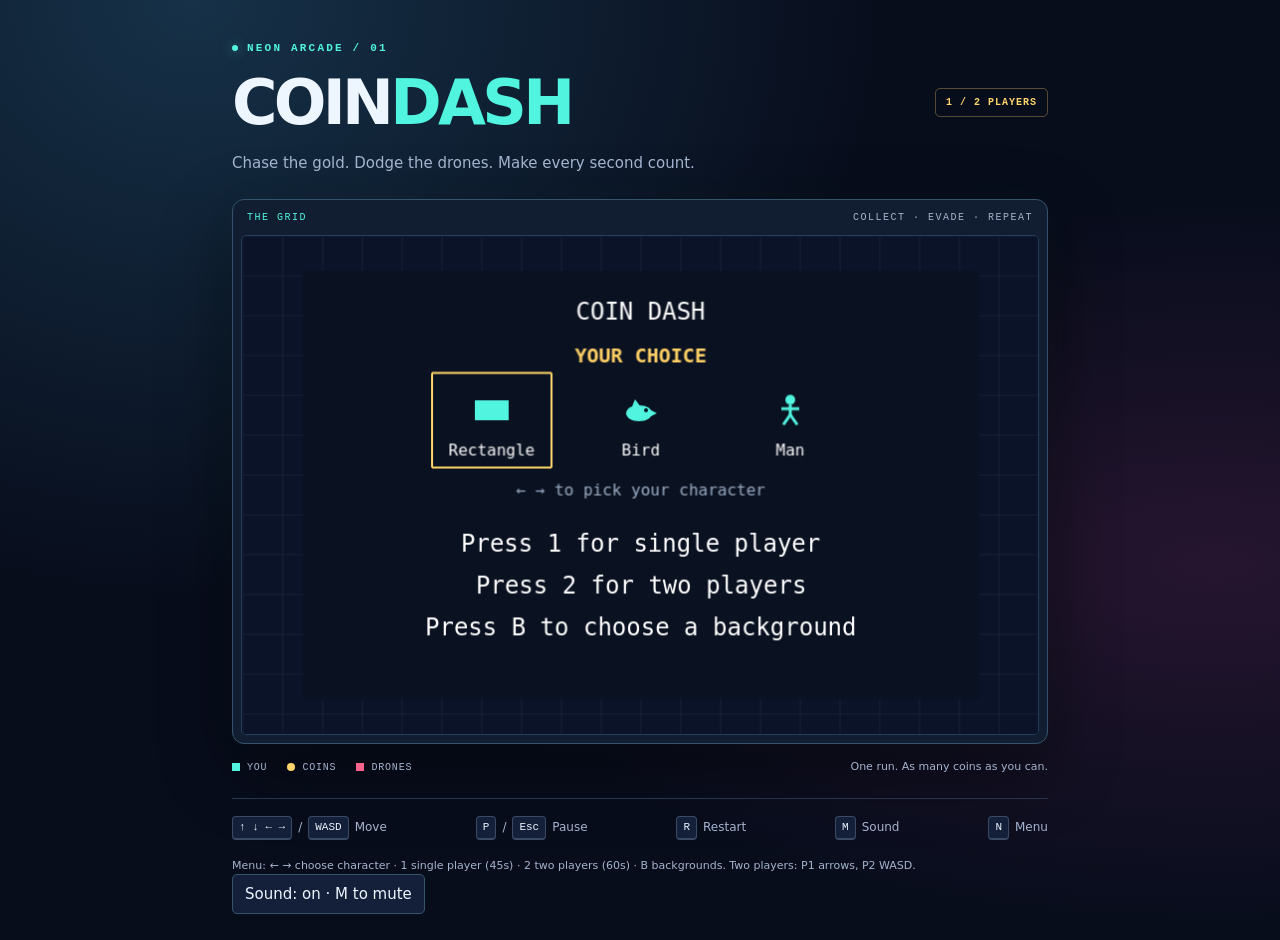
<file: index.html>
<!doctype html>
<html lang="en">
<head>
<meta charset="utf-8"><meta name="viewport" content="width=device-width,initial-scale=1">
<meta name="theme-color" content="#080d1c">
<title>Coin Dash — Neon Arcade</title>
<link rel="stylesheet" href="style.css">
</head>
<body>
<main>
  <header>
    <p class="eyebrow"><span class="status-dot" aria-hidden="true"></span> NEON ARCADE / 01</p>
    <div class="title-row"><h1>COIN<span>DASH</span></h1><span class="round-badge">1 / 2 PLAYERS</span></div>
    <p class="intro">Chase the gold. Dodge the drones. Make every second count.</p>
  </header>
  <section class="arena" aria-label="Game arena">
    <div class="arena-bar"><span>THE GRID</span><span>COLLECT · EVADE · REPEAT</span></div>
    <div id="game" aria-label="Coin Dash game. Move with arrow keys or WASD. P or Escape pauses; R restarts; M toggles sound."></div>
  </section>
  <div class="game-footer">
    <ul class="legend" aria-label="Game objects">
      <li><span class="marker player-marker" aria-hidden="true"></span> YOU</li>
      <li><span class="marker coin-marker" aria-hidden="true"></span> COINS</li>
      <li><span class="marker drone-marker" aria-hidden="true"></span> DRONES</li>
    </ul>
    <p class="goal">One run. As many coins as you can.</p>
  </div>
  <nav class="controls" aria-label="Keyboard controls">
    <span><kbd>↑ ↓ ← →</kbd> / <kbd>WASD</kbd> Move</span>
    <span><kbd>P</kbd> / <kbd>Esc</kbd> Pause</span>
    <span><kbd>R</kbd> Restart</span>
    <span><kbd>M</kbd> Sound</span>
    <span><kbd>N</kbd> Menu</span>
  </nav>
  <p class="goal">Menu: ← → choose character · 1 single player (45s) · 2 two players (60s) · B backgrounds. Two players: P1 arrows, P2 WASD.</p>
</main>
<script src="vendor/phaser-3.90.0.min.js"></script>
<script src="sounds.js"></script>
<script src="settings.js"></script><script src="game.js"></script>
</body>
</html>
</file>
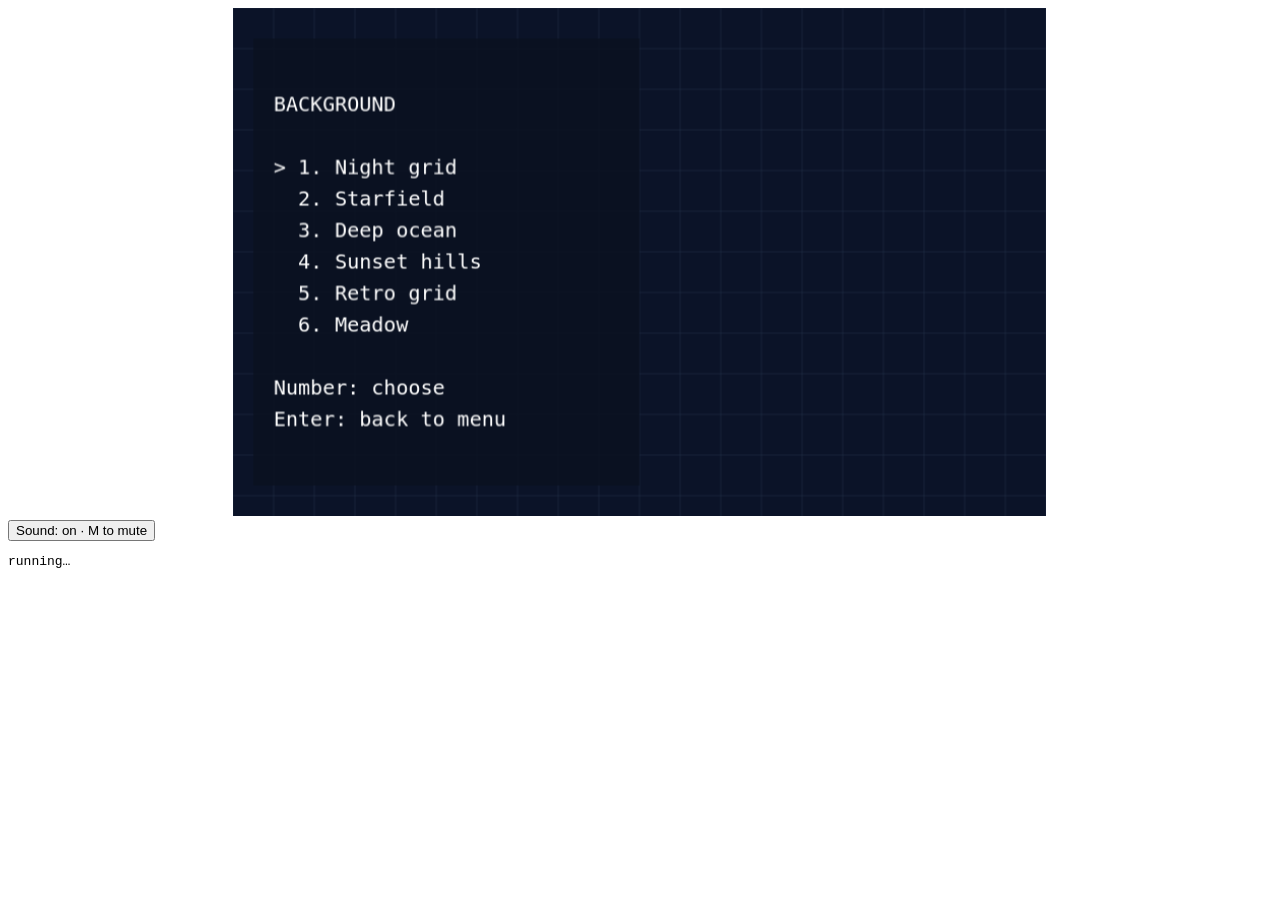
<file: tests/game.test.html>
<!doctype html>
<html lang="en">
<head><meta charset="utf-8"><title>Coin Dash tests</title></head>
<body>
<main><div id="game"></div></main>
<pre id="results">running…</pre>
<script>
// Headless Chrome does not paint, so drive animation frames from timers instead.
window.requestAnimationFrame = callback => setTimeout(() => callback(performance.now()), 16);
window.cancelAnimationFrame = id => clearTimeout(id);
</script>
<script src="../vendor/phaser-3.90.0.min.js"></script>
<script src="../sounds.js"></script>
<script src="../settings.js"></script><script src="../game.js"></script>
<script>
/* global COIN_DASH */
// Drives the real game through its scenes and checks the menu and two-player rules.
const game = window.coinDashGame;
const results = [];
const frames = (n = 3) => new Promise(done => {
  const step = () => (n-- <= 0 ? done() : requestAnimationFrame(step));
  requestAnimationFrame(step);
});
const press = async (key, code, keyCode) => {
  for (const type of ['keydown', 'keyup']) {
    const event = new KeyboardEvent(type, { key, code, bubbles: true });
    Object.defineProperty(event, 'keyCode', { get: () => keyCode });
    Object.defineProperty(event, 'which', { get: () => keyCode });
    document.dispatchEvent(event);
    await frames(2);
  }
  await frames(3);
};
const scene = key => game.scene.getScene(key);
const texts = s => s.children.list.filter(o => o.type === 'Text').map(o => o.text).join('\n');
const check = (name, ok, detail = '') => results.push({ name, ok: Boolean(ok), detail });
// Park the drones in a corner so they only touch a player when a test says so.
const parkDrones = s => s.drones.getChildren().forEach(d => { d.body.stop(); d.body.reset(780, 480); });
const startTwoPlayer = async () => {
  scene('CoinDash').scene.start('CoinDash', { mode: 2 });
  await frames(4);
  const s = scene('CoinDash');
  parkDrones(s);
  return s;
};
const endRound = async s => { s.deadline = s.time.now - 1; await frames(3); };

async function run() {
  localStorage.removeItem(COIN_DASH.highScoreKey);
  localStorage.removeItem(COIN_DASH.backgroundKey);
  await frames(10);
  check('Game opens on the menu', game.scene.isActive('Menu') && !game.scene.isActive('CoinDash'));
  check('Menu offers single and two players',
    /Press 1 for single player/.test(texts(scene('Menu'))) && /Press 2 for two players/.test(texts(scene('Menu'))));

  check('Menu offers a background choice', /Press B to choose a background/.test(texts(scene('Menu'))));
  check('Default background is the night grid', scene('Menu').background.name === 'grid');

  await press('b', 'KeyB', 66);
  const menu = scene('Menu');
  check('B opens the background picker', menu.view === 'backgrounds' && menu.pickerText.visible
    && /1\. Night grid/.test(menu.pickerText.text) && /6\. Meadow/.test(menu.pickerText.text), menu.pickerText.text);
  await press('3', 'Digit3', 51);
  check('A number picks a background and previews it', menu.background.name === 'ocean'
    && localStorage.getItem(COIN_DASH.backgroundKey) === 'ocean' && game.scene.isActive('Menu'));
  check('Picker marks the chosen background', /> 3\. Deep ocean/.test(menu.pickerText.text), menu.pickerText.text);
  await press('Enter', 'Enter', 13);
  check('Enter returns to the main menu', menu.view === 'main' && menu.text.visible && !menu.pickerText.visible);
  check('Background picker hides the character choice', (await press('b', 'KeyB', 66),
    menu.choice.every(o => !o.visible)) && (await press('Enter', 'Enter', 13), menu.choice.every(o => o.visible)));
  check('Menu has a YOUR CHOICE section', /YOUR CHOICE/.test(texts(menu)));
  check('Menu offers rectangle, bird and man',
    ['Rectangle', 'Bird', 'Man'].every(label => texts(menu).includes(label)), texts(menu));
  check('Rectangle is chosen by default', game.registry.get('avatar') === 'rectangle');
  await press('ArrowRight', 'ArrowRight', 39);
  check('Right arrow picks the bird', game.registry.get('avatar') === 'bird');
  await press('ArrowRight', 'ArrowRight', 39);
  check('Right arrow again picks the man', game.registry.get('avatar') === 'man');
  await press('ArrowRight', 'ArrowRight', 39);
  check('The choice wraps around to the rectangle', game.registry.get('avatar') === 'rectangle');
  await press('ArrowLeft', 'ArrowLeft', 37);
  check('Left arrow wraps back to the man', game.registry.get('avatar') === 'man');
  await press('ArrowLeft', 'ArrowLeft', 37);
  check('Left arrow picks the bird', game.registry.get('avatar') === 'bird');


  await press('2', 'Digit2', 50);
  check('Arrow keys do not change the character on the instructions screen',
    (await press('ArrowRight', 'ArrowRight', 39), game.registry.get('avatar') === 'bird'));
  const help = texts(scene('Menu'));
  check('Pressing 2 shows the two-player instructions without starting', game.scene.isActive('Menu'));
  check('Instructions explain arrows for Player 1', /Player 1: arrow keys/.test(help), help);
  check('Instructions explain W/S up-down and A/D left-right for Player 2',
    /W\/S up and down, A\/D left and right/.test(help), help);
  check('Instructions mention the 60-second round', /60 seconds/.test(help), help);

  await press(' ', 'Space', 32);
  let s = scene('CoinDash');
  check('Space starts a two-player round', game.scene.isActive('CoinDash') && s.mode === 2);
  check('Two-player round has two players', s.players.length === 2);
  check('Round uses the chosen background', s.background.name === 'ocean', s.background.name);
  check('Two-player round lasts 60 seconds',
    Math.abs((s.deadline - s.time.now) / 1000 - 60) < 1, `${(s.deadline - s.time.now) / 1000}s`);
  parkDrones(s);

  const deadlineBeforePause = s.deadline;
  await press('p', 'KeyP', 80);
  check('P pauses physics and shows overlay', s.paused && s.physics.world.isPaused && s.pauseOverlay.visible);
  const remaining = s.deadline - s.pausedAt;
  await frames(20);
  check('Paused round stays active', !s.finished && s.paused);
  await press('Escape', 'Escape', 27);
  check('Escape resumes and preserves remaining time', !s.paused && !s.physics.world.isPaused
    && s.deadline > deadlineBeforePause && Math.abs((s.deadline - s.time.now) - remaining) < 500);
  const soundButton = document.querySelector('.sound-toggle');
  await press('m', 'KeyM', 77);
  check('M mutes without leaving the game', soundButton.getAttribute('aria-pressed') === 'true' && game.scene.isActive('CoinDash'));
  soundButton.click();
  check('Sound button unmutes', soundButton.getAttribute('aria-pressed') === 'false');

  const [p1, p2] = s.players;
  check('Both players use the chosen character',
    s.players.every(p => p.sprite.texture.key === 'avatar-bird'));
  check('Players keep their own colours',
    p1.sprite.tintTopLeft === COIN_DASH.colors.player && p2.sprite.tintTopLeft === COIN_DASH.colors.player2);
  s.cursors.right.isDown = true; await frames(2);
  check('Arrow keys move Player 1 only', p1.sprite.body.velocity.x > 0 && p2.sprite.body.velocity.x === 0);
  s.cursors.right.isDown = false;
  s.keys.D.isDown = true; await frames(2);
  check('D moves Player 2 only', p2.sprite.body.velocity.x > 0 && p1.sprite.body.velocity.x === 0);
  s.keys.D.isDown = false;
  s.keys.S.isDown = true; await frames(2);
  check('S moves Player 2 down', p2.sprite.body.velocity.y > 0 && p1.sprite.body.velocity.y === 0);
  s.keys.S.isDown = false; await frames(2);

  const drone = s.drones.getChildren()[0];
  drone.body.reset(p1.sprite.x, p1.sprite.y); await frames(3);
  check('A drone knocks Player 1 out', p1.out && !p1.sprite.visible && !p1.sprite.body.enable);
  check('The round keeps running after one player is caught', !s.finished);
  check('HUD marks the caught player as OUT', /P1: \d+ \(OUT\)/.test(s.hud.text), s.hud.text);
  parkDrones(s);

  const before = p2.score;
  s.coin.body.reset(p2.sprite.x, p2.sprite.y); s.coin.setPosition(p2.sprite.x, p2.sprite.y);
  await frames(3);
  check('Remaining player still collects coins', p2.score === before + 1, `${before} -> ${p2.score}`);
  check('Two-player coins do not change the single-player record',
    localStorage.getItem(COIN_DASH.highScoreKey) === null);
  s.keys.A.isDown = true; await frames(2);
  check('Remaining player can still move', p2.sprite.body.velocity.x < 0);
  s.keys.A.isDown = false;

  p1.score = 5; p2.score = 3; await endRound(s);
  check('Time up ends the round', s.finished);
  check('Higher score wins even if that player was caught',
    /Player 1 wins!/.test(texts(s)) && /P1: 5 coins · P2: 3 coins/.test(texts(s)), texts(s));

  s = await startTwoPlayer();
  s.players[0].score = 2; s.players[1].score = 7; await endRound(s);
  check('Player 2 wins with more coins', /Player 2 wins!/.test(texts(s)), texts(s));

  s = await startTwoPlayer();
  s.players[0].score = 4; s.players[1].score = 4; await endRound(s);
  check('Equal scores are a draw', /It's a draw!/.test(texts(s)) && !/wins!/.test(texts(s)), texts(s));

  s = await startTwoPlayer();
  s.players[1].score = 1;
  s.knockOut(s.players[0]); await frames(2);
  check('One knock-out does not end the round', !s.finished);
  s.knockOut(s.players[1]); await frames(2);
  check('Both players caught ends the round early',
    s.finished && /Both players were caught!/.test(texts(s)) && /Player 2 wins!/.test(texts(s)), texts(s));

  await press('r', 'KeyR', 82);
  s = scene('CoinDash');
  check('R restarts in two-player mode', s.mode === 2 && !s.finished && s.players.every(p => !p.out && p.score === 0));

  await press('n', 'KeyN', 78);
  check('N returns to the menu', game.scene.isActive('Menu') && !game.scene.isActive('CoinDash'));
  check('The menu remembers the chosen character', game.registry.get('avatar') === 'bird');
  await press('ArrowRight', 'ArrowRight', 39);

  await press('1', 'Digit1', 49);
  s = scene('CoinDash');
  check('Pressing 1 starts single player', game.scene.isActive('CoinDash') && s.mode === 1 && s.players.length === 1);
  check('Single player round still lasts 45 seconds', Math.abs((s.deadline - s.time.now) / 1000 - 45) < 1);
  parkDrones(s);
  const solo = s.players[0];
  check('Single player uses the newly chosen man', solo.sprite.texture.key === 'avatar-man');
  s.cursors.left.isDown = true; await frames(2);
  const arrowsWork = solo.sprite.body.velocity.x < 0;
  s.cursors.left.isDown = false; s.keys.W.isDown = true; await frames(2);
  check('Single player moves with both arrows and WASD', arrowsWork && solo.sprite.body.velocity.y < 0);
  s.keys.W.isDown = false; await frames(2);
  s.coin.body.reset(solo.sprite.x, solo.sprite.y); s.coin.setPosition(solo.sprite.x, solo.sprite.y);
  await frames(3);
  check('Single player coins set the record',
    localStorage.getItem(COIN_DASH.highScoreKey) === '1' && /Record: 1/.test(s.hud.text), s.hud.text);
  s.drones.getChildren()[0].body.reset(solo.sprite.x, solo.sprite.y); await frames(3);
  check('Single player round ends when a drone catches you',
    s.finished && /A drone caught you!/.test(texts(s)), texts(s));
}

run().catch(error => check('Test run crashed', false, String(error && error.stack || error))).finally(() => {
  const failed = results.filter(r => !r.ok).length;
  document.getElementById('results').textContent = results
    .map(r => `${r.ok ? 'PASS' : 'FAIL'} ${r.name}${r.ok || !r.detail ? '' : ` — ${r.detail.replace(/\n/g, ' | ')}`}`)
    .join('\n') + `\n\n${results.length - failed} passed, ${failed} failed`;
  document.title = failed ? 'FAILED' : 'PASSED';
});
</script>
</body>
</html>
</file>
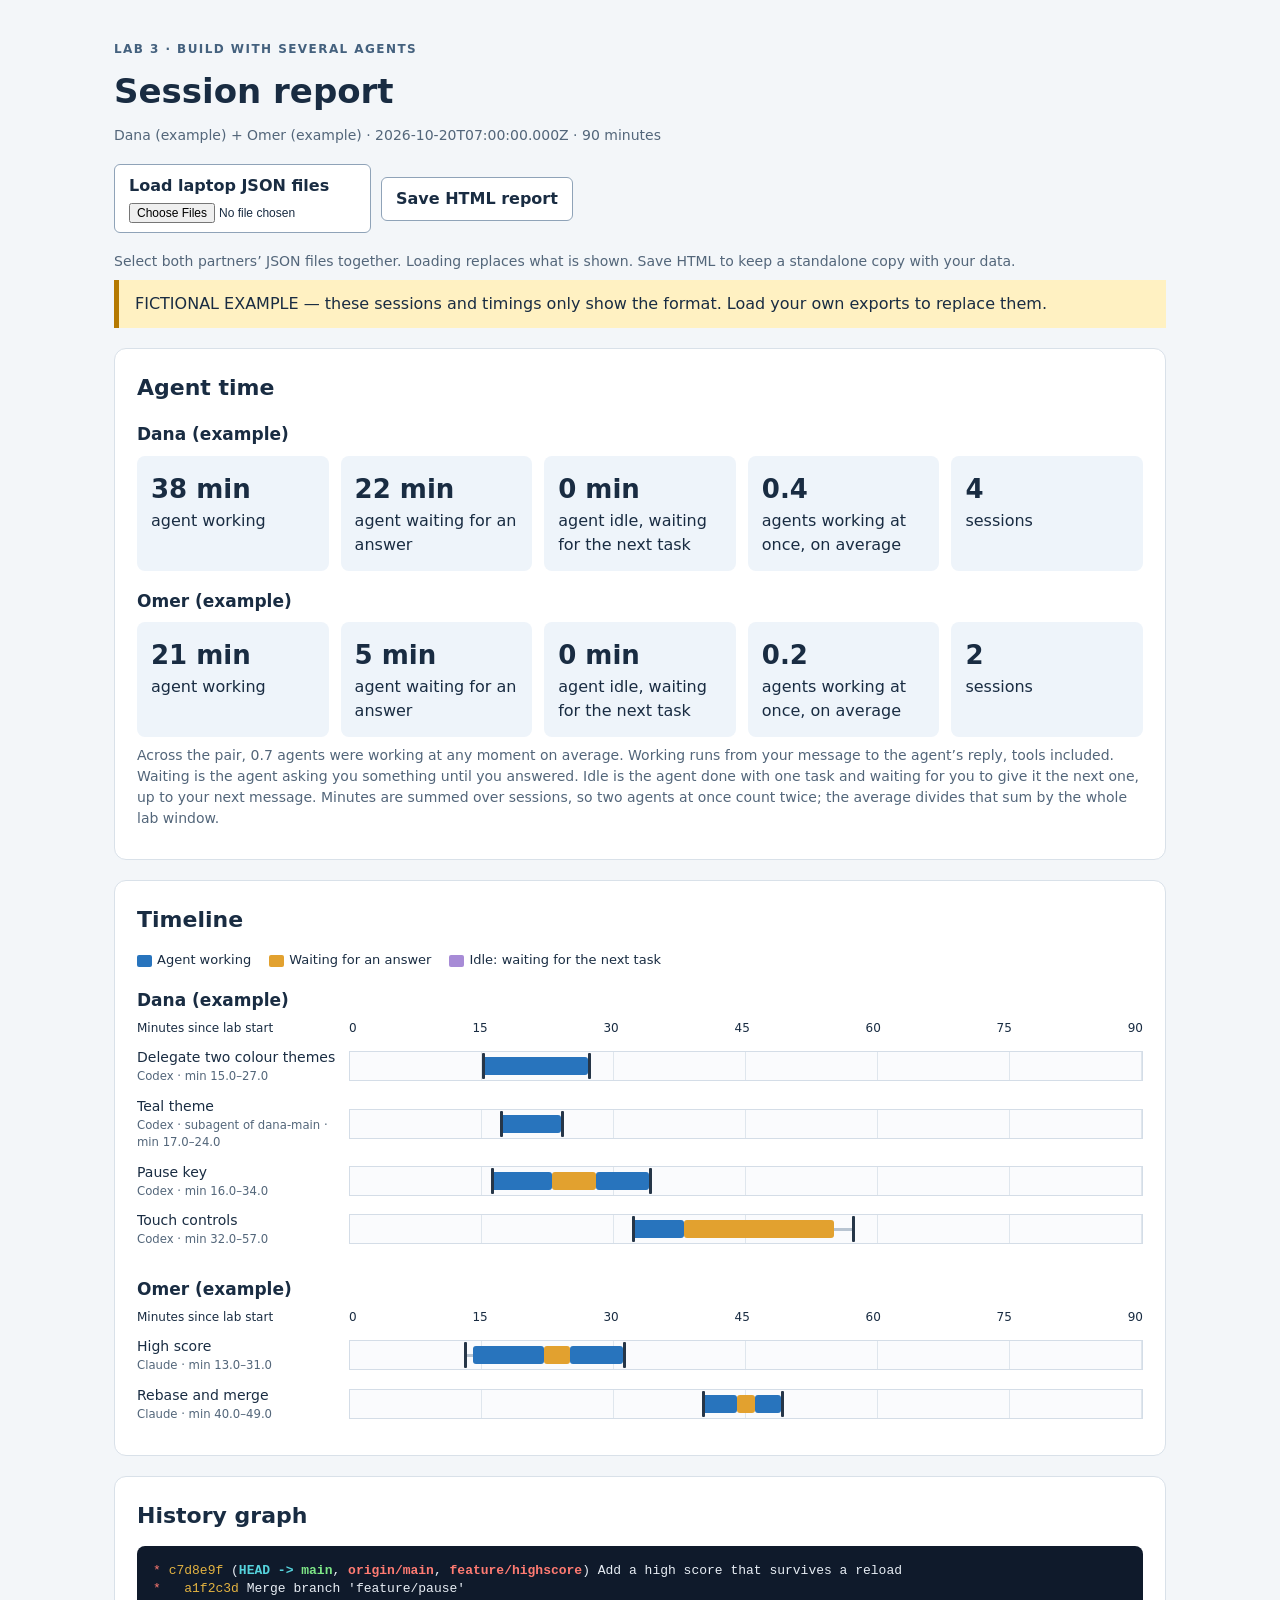
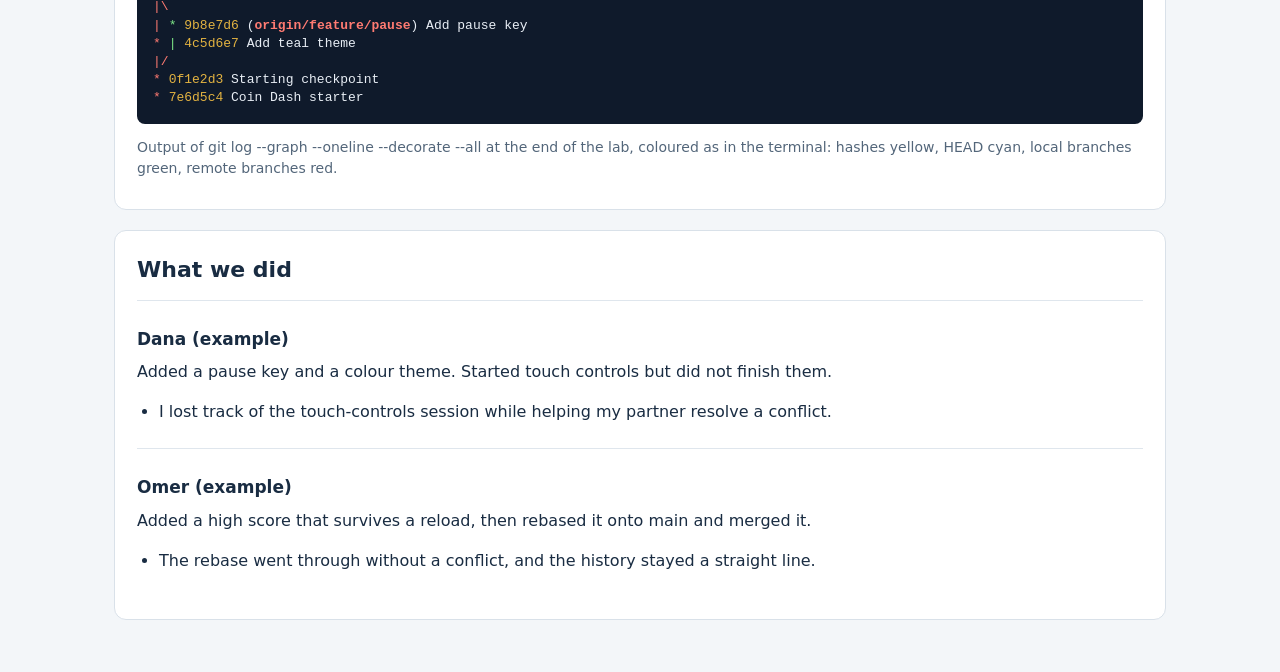
<file: .claude/skills/lab-report/assets/report.html>
<!doctype html>
<html lang="en">
<head>
<meta charset="utf-8"><meta name="viewport" content="width=device-width,initial-scale=1">
<title>Lab 3 — Session report</title>
<style>
:root{font-family:system-ui,sans-serif;color:#192c42;background:#f3f6f9;line-height:1.5}*{box-sizing:border-box}
body{margin:0}main{max-width:1100px;margin:auto;padding:32px 24px}h1{font-size:34px;margin:4px 0}h2{margin:0 0 14px;font-size:22px}h3{margin:18px 0 6px;font-size:17px}p{margin:8px 0}
.eyebrow{letter-spacing:.12em;font-size:12px;font-weight:700;color:#44617e}.muted{color:#53667a;font-size:14px}
section{background:white;border:1px solid #d9e1e9;border-radius:12px;padding:22px;margin:20px 0}
.controls{display:flex;gap:10px;flex-wrap:wrap;align-items:center;margin:18px 0}button,.file-label{font:inherit;font-weight:600;padding:9px 14px;border:1px solid #8fa3b8;background:white;border-radius:6px;color:#192c42;cursor:pointer}.file-label input{display:block;font-size:12px;max-width:270px;margin-top:5px}
.banner{background:#fff1c2;border-left:5px solid #b57900;padding:12px 16px}.error{color:#a2202c;font-weight:600}
.stats{display:grid;grid-template-columns:repeat(auto-fit,minmax(150px,1fr));gap:12px;margin:8px 0 4px}.stat{padding:14px;background:#eef4fa;border-radius:8px}.stat b{display:block;font-size:26px}
.legend{display:flex;gap:18px;flex-wrap:wrap;font-size:13px;margin:12px 0}.key{display:inline-block;width:15px;height:12px;margin-right:5px;vertical-align:middle;border-radius:2px}.working{background:#2874bd}.waiting{background:#e2a12f}.idle{background:#a78bd6}
.scroll{overflow-x:auto}.timeline{min-width:700px}.axis,.row{display:grid;grid-template-columns:200px 1fr;gap:12px}.axis{font-size:12px;margin-bottom:8px}.ticks{display:flex;justify-content:space-between}.row{align-items:center;margin:10px 0}
.label{font-size:14px;overflow-wrap:anywhere}.label small{display:block;color:#53667a}.track{position:relative;height:30px;border:1px solid #d4dde7;background:repeating-linear-gradient(to right,#fafbfd 0%,#fafbfd calc(16.6667% - 1px),#dfe6ed calc(16.6667% - 1px),#dfe6ed 16.6667%)}.interval{position:absolute;top:5px;height:18px;min-width:1px;border-radius:3px}
.span{position:absolute;top:13px;height:3px;background:#b8c4d1;z-index:0}.mark{position:absolute;top:1px;bottom:1px;width:3px;background:#263648;z-index:2;border-radius:1px}.interval{z-index:1}
pre{background:#0f1a2b;color:#e8eef5;padding:16px;border-radius:8px;overflow-x:auto;font-size:13px;line-height:1.4}ul{padding-left:22px}.student{border-top:1px solid #dfe6ed;padding:8px 0}
.c30{color:#8b98a8}.c31{color:#ff7b72}.c32{color:#7ee787}.c33{color:#e3b341}.c34{color:#79c0ff}.c35{color:#d2a8ff}.c36{color:#56d4dd}.c37{color:#e8eef5}.bold{font-weight:700}
@media print{.controls,#error{display:none}body{background:white}main{padding:0;max-width:none}section{break-inside:avoid;padding:12px;margin:12px 0}.scroll{overflow:visible}.timeline{min-width:0}h1{font-size:26px}pre{color:#192c42;background:#f3f6f9}}
</style>
</head>
<body><main>
<header><p class="eyebrow">LAB 3 · BUILD WITH SEVERAL AGENTS</p><h1>Session report</h1><p id="window" class="muted"></p></header>
<div class="controls"><label class="file-label">Load laptop JSON files<input id="files" type="file" accept=".json,application/json" multiple></label><button id="save-html">Save HTML report</button></div>
<p class="muted">Select both partners’ JSON files together. Loading replaces what is shown. Save HTML to keep a standalone copy with your data.</p>
<p id="error" class="error" role="alert"></p><div id="report"></div>
</main>
<script id="report-data" type="application/json">{
  "version": 2,
  "example": true,
  "lab": {
    "start": "2026-10-20T07:00:00Z",
    "end": "2026-10-20T08:30:00Z"
  },
  "laptops": [
    {
      "id": "dana-laptop",
      "student": "Dana (example)",
      "summary": "Added a pause key and a colour theme. Started touch controls but did not finish them.",
      "observations": [
        "I lost track of the touch-controls session while helping my partner resolve a conflict."
      ],
      "notes": "",
      "history": "* c7d8e9f (HEAD -> main, origin/main, feature/highscore) Add a high score that survives a reload\n*   a1f2c3d Merge branch 'feature/pause'\n|\\  \n| * 9b8e7d6 (origin/feature/pause) Add pause key\n* | 4c5d6e7 Add teal theme\n|/  \n* 0f1e2d3 Starting checkpoint\n* 7e6d5c4 Coin Dash starter",
      "sessions": [
        {
          "id": "dana-main",
          "label": "Delegate two colour themes",
          "tool": "Codex",
          "parent": null,
          "intervals": [
            {
              "start": "2026-10-20T07:15:00Z",
              "end": "2026-10-20T07:27:00Z",
              "state": "working"
            }
          ],
          "start": "2026-10-20T07:15:00Z",
          "end": "2026-10-20T07:27:00Z"
        },
        {
          "id": "dana-teal",
          "label": "Teal theme",
          "tool": "Codex",
          "parent": "dana-main",
          "intervals": [
            {
              "start": "2026-10-20T07:17:00Z",
              "end": "2026-10-20T07:24:00Z",
              "state": "working"
            }
          ],
          "start": "2026-10-20T07:17:00Z",
          "end": "2026-10-20T07:24:00Z"
        },
        {
          "id": "dana-pause",
          "label": "Pause key",
          "tool": "Codex",
          "parent": null,
          "intervals": [
            {
              "start": "2026-10-20T07:16:00Z",
              "end": "2026-10-20T07:23:00Z",
              "state": "working"
            },
            {
              "start": "2026-10-20T07:23:00Z",
              "end": "2026-10-20T07:28:00Z",
              "state": "waiting"
            },
            {
              "start": "2026-10-20T07:28:00Z",
              "end": "2026-10-20T07:34:00Z",
              "state": "working"
            }
          ],
          "start": "2026-10-20T07:16:00Z",
          "end": "2026-10-20T07:34:00Z"
        },
        {
          "id": "dana-touch",
          "label": "Touch controls",
          "tool": "Codex",
          "parent": null,
          "intervals": [
            {
              "start": "2026-10-20T07:32:00Z",
              "end": "2026-10-20T07:38:00Z",
              "state": "working"
            },
            {
              "start": "2026-10-20T07:38:00Z",
              "end": "2026-10-20T07:55:00Z",
              "state": "waiting"
            }
          ],
          "start": "2026-10-20T07:32:00Z",
          "end": "2026-10-20T07:57:00Z"
        }
      ]
    },
    {
      "id": "omer-laptop",
      "student": "Omer (example)",
      "summary": "Added a high score that survives a reload, then rebased it onto main and merged it.",
      "observations": [
        "The rebase went through without a conflict, and the history stayed a straight line."
      ],
      "notes": "",
      "history": "* c7d8e9f (HEAD -> main, origin/main, feature/highscore) Add a high score that survives a reload\n*   a1f2c3d Merge branch 'feature/pause'\n|\\  \n| * 9b8e7d6 (origin/feature/pause) Add pause key\n* | 4c5d6e7 Add teal theme\n|/  \n* 0f1e2d3 Starting checkpoint\n* 7e6d5c4 Coin Dash starter",
      "sessions": [
        {
          "id": "omer-highscore",
          "label": "High score",
          "tool": "Claude",
          "parent": null,
          "intervals": [
            {
              "start": "2026-10-20T07:14:00Z",
              "end": "2026-10-20T07:22:00Z",
              "state": "working"
            },
            {
              "start": "2026-10-20T07:22:00Z",
              "end": "2026-10-20T07:25:00Z",
              "state": "waiting"
            },
            {
              "start": "2026-10-20T07:25:00Z",
              "end": "2026-10-20T07:31:00Z",
              "state": "working"
            }
          ],
          "start": "2026-10-20T07:13:00Z",
          "end": "2026-10-20T07:31:00Z"
        },
        {
          "id": "omer-rebase",
          "label": "Rebase and merge",
          "tool": "Claude",
          "parent": null,
          "intervals": [
            {
              "start": "2026-10-20T07:40:00Z",
              "end": "2026-10-20T07:44:00Z",
              "state": "working"
            },
            {
              "start": "2026-10-20T07:44:00Z",
              "end": "2026-10-20T07:46:00Z",
              "state": "waiting"
            },
            {
              "start": "2026-10-20T07:46:00Z",
              "end": "2026-10-20T07:49:00Z",
              "state": "working"
            }
          ],
          "start": "2026-10-20T07:40:00Z",
          "end": "2026-10-20T07:49:00Z"
        }
      ]
    }
  ]
}</script>
<script>
'use strict';
const STATES = ['working', 'waiting'];
const requireValue = (ok, message) => { if (!ok) throw new Error(message); };
const stamp = value => {
  requireValue(typeof value === 'string' && /^\d{4}-\d{2}-\d{2}T.*(?:Z|[+-]\d{2}:\d{2})$/.test(value) && Number.isFinite(Date.parse(value)), 'Every timestamp must be ISO 8601 with a timezone.');
  return Date.parse(value);
};
const text = (value, label) => requireValue(typeof value === 'string' && value.trim(), `${label} is required.`);
const optionalText = (value, label) => requireValue(value === undefined || value === null || typeof value === 'string', `${label} must be text.`);
function validate(data) {
  requireValue(data && data.version === 2 && typeof data.example === 'boolean', 'Expected version:2 and example:true/false.');
  const start = stamp(data.lab?.start), end = stamp(data.lab?.end);
  requireValue(end > start, 'Lab end must be after lab start.');
  requireValue(Array.isArray(data.laptops) && data.laptops.length > 0, 'Include at least one laptop.');
  const laptopIds = new Set(), sessionIds = new Set();
  for (const laptop of data.laptops) {
    for (const key of ['id', 'student', 'summary']) text(laptop[key], `Laptop ${key}`);
    requireValue(!laptopIds.has(laptop.id), `Duplicate laptop: ${laptop.id}`); laptopIds.add(laptop.id);
    requireValue(Array.isArray(laptop.observations) && laptop.observations.every(v => typeof v === 'string'), 'Observations must be a list of strings.');
    optionalText(laptop.notes, 'Notes'); optionalText(laptop.history, 'History');
    requireValue(Array.isArray(laptop.sessions), 'Sessions must be a list.');
    requireValue(laptop.sessions.length > 0 || (laptop.notes && laptop.notes.trim()), 'A laptop with no sessions must say why in notes.');
    for (const session of laptop.sessions) {
      for (const key of ['id', 'label', 'tool']) text(session[key], `Session ${key}`);
      requireValue(!sessionIds.has(session.id), `Duplicate session: ${session.id}`); sessionIds.add(session.id);
      optionalText(session.parent, 'Parent');
      requireValue(Array.isArray(session.intervals), 'Intervals must be a list.');
      const intervals = session.intervals.map(i => {
        const a = stamp(i.start), b = stamp(i.end);
        requireValue(STATES.includes(i.state), `Interval state in ${session.label} must be working or waiting.`);
        requireValue(a >= start && b <= end && b > a, `Interval in ${session.label} is outside the lab window or ends before it starts.`);
        return [a, b];
      }).sort((a, b) => a[0] - b[0]);
      for (let n = 1; n < intervals.length; n++) requireValue(intervals[n][0] >= intervals[n - 1][1], `Overlapping intervals in ${session.label}.`);
      const [first, last] = span(session);
      requireValue(first !== null && last !== null, `Session ${session.label} needs start and end, or at least one interval.`);
      // An interrupted session may contain only its first message, with no measured time.
      requireValue(first >= start && last <= end && (last > first || (last === first && intervals.length === 0)), `Start and end of ${session.label} must lie inside the lab window, in order.`);
      requireValue(intervals.every(([a, b]) => a >= first && b <= last), `Intervals of ${session.label} fall outside its start and end.`);
    }
  }
  return data;
}
// A session's first message and last reply: the declared start/end, else the edge of its intervals.
function span(session) {
  const starts = session.intervals.map(i => stamp(i.start)), ends = session.intervals.map(i => stamp(i.end));
  const first = session.start ? stamp(session.start) : (starts.length ? Math.min(...starts) : null);
  const last = session.end ? stamp(session.end) : (ends.length ? Math.max(...ends) : null);
  return [first, last];
}
function combine(reports) {
  reports.forEach(validate);
  const first = reports[0];
  for (const r of reports) requireValue(stamp(r.lab.start) === stamp(first.lab.start) && stamp(r.lab.end) === stamp(first.lab.end), 'Both laptops must use the same lab start and end.');
  requireValue(reports.every(r => r.example === first.example), 'Do not combine the fictional example with collected data.');
  return validate({ version: 2, example: first.example, lab: first.lab, laptops: reports.flatMap(r => r.laptops) });
}
// Idle: the agent had replied and no new task had come yet, i.e. the gaps between a session's intervals.
function idleGaps(session) {
  const sorted = session.intervals.map(i => [stamp(i.start), stamp(i.end)]).sort((a, b) => a[0] - b[0]);
  return sorted.slice(1).map((cur, n) => [sorted[n][1], cur[0]]).filter(([a, b]) => b > a);
}
function totals(sessions) {
  const out = { working: 0, waiting: 0, idle: 0 };
  sessions.forEach(s => s.intervals.forEach(i => out[i.state] += (stamp(i.end) - stamp(i.start)) / 60000));
  sessions.forEach(s => idleGaps(s).forEach(([a, b]) => out.idle += (b - a) / 60000));
  return out;
}
// Average number of agents working at any moment: working minutes over the lab window.
function utilization(sessions, duration) { return (totals(sessions).working / (duration / 60000)).toFixed(1); }
function el(tag, content, className) { const node = document.createElement(tag); if (content !== undefined) node.textContent = content; if (className) node.className = className; return node; }
function section(root, title) { const s = el('section'); s.append(el('h2', title)); root.append(s); return s; }
function stat(parent, value, label) { const s = el('div', undefined, 'stat'); s.append(el('b', value), el('span', label)); parent.append(s); }
function render(data) {
  const root = document.getElementById('report'); root.replaceChildren();
  const start = stamp(data.lab.start), duration = stamp(data.lab.end) - start;
  const minute = t => ((stamp(t) - start) / 60000).toFixed(1);
  document.getElementById('window').textContent = `${data.laptops.map(l => l.student).join(' + ')} · ${new Date(start).toISOString()} · ${Math.round(duration / 60000)} minutes`;
  if (data.example) root.append(el('p', 'FICTIONAL EXAMPLE — these sessions and timings only show the format. Load your own exports to replace them.', 'banner'));

  const glance = section(root, 'Agent time');
  for (const laptop of data.laptops) {
    const sum = totals(laptop.sessions);
    glance.append(el('h3', laptop.student));
    const stats = el('div', undefined, 'stats'); glance.append(stats);
    stat(stats, `${sum.working.toFixed(0)} min`, 'agent working');
    stat(stats, `${sum.waiting.toFixed(0)} min`, 'agent waiting for an answer');
    stat(stats, `${sum.idle.toFixed(0)} min`, 'agent idle, waiting for the next task');
    stat(stats, utilization(laptop.sessions, duration), 'agents working at once, on average');
    stat(stats, String(laptop.sessions.length), 'sessions');
  }
  const pair = utilization(data.laptops.flatMap(l => l.sessions), duration);
  glance.append(el('p', `Across ${data.laptops.length === 1 ? 'this laptop' : 'the pair'}, ${pair} agents were working at any moment on average. Working runs from your message to the agent’s reply, tools included. Waiting is the agent asking you something until you answered. Idle is the agent done with one task and waiting for you to give it the next one, up to your next message. Minutes are summed over sessions, so two agents at once count twice; the average divides that sum by the whole lab window.`, 'muted'));

  const timeline = section(root, 'Timeline'), legend = el('div', undefined, 'legend'); timeline.append(legend);
  for (const [state, label] of [['working', 'Agent working'], ['waiting', 'Waiting for an answer'], ['idle', 'Idle: waiting for the next task']]) { const item = el('span'); item.append(el('i', undefined, `key ${state}`), document.createTextNode(label)); legend.append(item); }
  for (const laptop of data.laptops) {
    timeline.append(el('h3', laptop.student));
    const scroll = el('div', undefined, 'scroll'), chart = el('div', undefined, 'timeline'), axis = el('div', undefined, 'axis'), ticks = el('div', undefined, 'ticks');
    axis.append(el('span', 'Minutes since lab start'), ticks); for (let n = 0; n <= 6; n++) ticks.append(el('span', String(Math.round(duration / 60000 * n / 6)))); chart.append(axis); scroll.append(chart); timeline.append(scroll);
    if (!laptop.sessions.length) chart.append(el('p', 'No sessions recorded; see the notes below.'));
    for (const s of laptop.sessions) {
      const row = el('div', undefined, 'row'), label = el('div', s.label, 'label'), track = el('div', undefined, 'track');
      const [first, last] = span(s), at = t => ((t - start) / duration * 100), min = t => ((t - start) / 60000).toFixed(1);
      label.append(el('small', `${s.parent ? `${s.tool} · subagent of ${s.parent}` : s.tool} · min ${min(first)}–${min(last)}`)); row.append(label, track); chart.append(row);
      const line = el('div', undefined, 'span'); line.style.left = at(first) + '%'; line.style.width = (at(last) - at(first)) + '%'; track.append(line);
      for (const [t, what] of [[first, 'first message'], [last, 'last recorded message']]) {
        const mark = el('div', undefined, 'mark'); mark.style.left = `min(${at(t)}%, calc(100% - 3px))`; mark.title = `${s.label}: ${what}, minute ${min(t)}`; mark.setAttribute('aria-label', mark.title); track.append(mark);
      }
      for (const [a, b] of idleGaps(s)) {
        const bar = el('div', undefined, 'interval idle');
        bar.style.left = ((a - start) / duration * 100) + '%'; bar.style.width = ((b - a) / duration * 100) + '%';
        bar.title = `${s.label}: idle, minute ${((a - start) / 60000).toFixed(1)}–${((b - start) / 60000).toFixed(1)}`; bar.setAttribute('aria-label', bar.title); track.append(bar);
      }
      for (const i of s.intervals) {
        const bar = el('div', undefined, `interval ${i.state}`);
        bar.style.left = ((stamp(i.start) - start) / duration * 100) + '%'; bar.style.width = ((stamp(i.end) - stamp(i.start)) / duration * 100) + '%';
        bar.title = `${s.label}: ${i.state}, minute ${minute(i.start)}–${minute(i.end)}`; bar.setAttribute('aria-label', bar.title); track.append(bar);
      }
    }
  }

  const commits = section(root, 'History graph');
  const histories = data.laptops.filter(l => l.history && l.history.trim());
  const distinct = [...new Set(histories.map(l => l.history.trim()))];
  if (!histories.length) commits.append(el('p', 'No history graph recorded.'));
  else if (distinct.length === 1) commits.append(tree(distinct[0]));
  else for (const l of histories) commits.append(el('h3', `As seen from ${l.student}’s clone`), tree(l.history.trim()));
  commits.append(el('p', 'Output of git log --graph --oneline --decorate --all at the end of the lab, coloured as in the terminal: hashes yellow, HEAD cyan, local branches green, remote branches red.', 'muted'));

  const story = section(root, 'What we did');
  for (const l of data.laptops) {
    const block = el('div', undefined, 'student'); block.append(el('h3', l.student), el('p', l.summary));
    if (l.observations.length) { const ul = el('ul'); l.observations.forEach(t => ul.append(el('li', t))); block.append(ul); }
    if (l.notes && l.notes.trim()) block.append(el('p', `Notes: ${l.notes}`, 'muted'));
    story.append(block);
  }
}
// The history graph, coloured. Terminal escape codes (git log --color=always) are honoured;
// plain output is coloured the way git colours it: graph lanes cycling, hash yellow,
// HEAD cyan, local branches green, remote branches red, tags yellow.
const LANES = ['c31', 'c32', 'c33', 'c34', 'c35', 'c36'];
function tree(source) {
  const pre = el('pre');
  const piece = (t, cls) => { const s = el('span', t, cls); pre.append(s); };
  if (/\x1b\[/.test(source)) {
    let cls = '';
    for (const part of source.split(/(\x1b\[[0-9;]*m)/)) {
      const code = part.match(/^\x1b\[([0-9;]*)m$/);
      if (!code) { if (part) piece(part, cls || undefined); continue; }
      for (const n of (code[1] || '0').split(';')) {
        if (n === '0' || n === '' || n === '39') cls = '';
        else if (n === '1') cls = (cls + ' bold').trim();
        else if (/^3[0-7]$/.test(n)) cls = 'c' + n;
        else if (/^9[0-7]$/.test(n)) cls = 'c3' + n[1];
      }
    }
    return pre;
  }
  source.split('\n').forEach((line, index) => {
    if (index) pre.append(document.createTextNode('\n'));
    const m = line.match(/^([ *|\/\\_.-]*?)([0-9a-f]{7,40})( \((.*?)\))?(.*)$/);
    const graph = m ? m[1] : line;
    [...graph].forEach((ch, col) => piece(ch, ch === ' ' ? undefined : LANES[Math.floor(col / 2) % LANES.length]));
    if (!m) return;
    piece(m[2], 'c33');
    if (m[3]) {
      piece(' (');
      m[4].split(', ').forEach((ref, i) => {
        if (i) piece(', ');
        if (ref.startsWith('HEAD -> ')) { piece('HEAD -> ', 'c36 bold'); piece(ref.slice(8), 'c32 bold'); }
        else if (ref.startsWith('tag: ')) piece(ref, 'c33 bold');
        else if (ref.includes('/')) piece(ref, 'c31 bold');
        else piece(ref, 'c32 bold');
      });
      piece(')');
    }
    piece(m[5]);
  });
  return pre;
}
function download(name, content, type) { const url = URL.createObjectURL(new Blob([content], { type })), a = el('a'); a.href = url; a.download = name; a.click(); setTimeout(() => URL.revokeObjectURL(url), 1000); }
let current;
try { current = validate(JSON.parse(document.getElementById('report-data').textContent)); render(current); } catch (error) { document.getElementById('error').textContent = error.message; }
document.getElementById('files').addEventListener('change', async event => {
  if (!event.target.files.length) return;
  try { const parsed = await Promise.all([...event.target.files].map(async f => JSON.parse(await f.text()))); current = combine(parsed); render(current); document.getElementById('error').textContent = ''; }
  catch (error) { document.getElementById('error').textContent = error.message; }
  event.target.value = '';
});
document.getElementById('save-html').onclick = () => {
  if (!current) return;
  const copy = document.documentElement.cloneNode(true);
  copy.querySelector('#report-data').textContent = JSON.stringify(current).replace(/</g, '\\u003c');
  copy.querySelector('#report').replaceChildren(); copy.querySelector('#error').textContent = ''; copy.querySelector('#window').textContent = '';
  download('lab03-report.html', '<!doctype html>\n' + copy.outerHTML, 'text/html');
};
</script>
</body></html>
</file>
<file: style.css>
:root { color-scheme: dark; --cyan: #50f4df; --gold: #ffd66b; --pink: #ff638f; --muted: #a5b4ce; }
* { box-sizing: border-box; }
body {
  margin: 0; min-height: 100vh; color: #edf5ff; font: 15px/1.6 system-ui, sans-serif;
  background: radial-gradient(ellipse at 15% 0%, #163148 0, transparent 45%),
    radial-gradient(ellipse at 95% 60%, #26152f 0, transparent 45%), #080d1c;
}
main { max-width: 864px; margin: 40px auto; padding: 0 24px; }
.eyebrow { display: flex; align-items: center; gap: 9px; margin: 0 0 12px; color: var(--cyan); font: 600 11px/1.5 monospace; letter-spacing: .2em; }
.status-dot { width: 6px; height: 6px; border-radius: 50%; background: var(--cyan); box-shadow: 0 0 12px #50f4df80; }
.title-row { display: flex; align-items: center; justify-content: space-between; gap: 16px; }
h1 { margin: 0; font-size: clamp(36px, 7vw, 62px); line-height: 1.1; letter-spacing: -.06em; font-weight: 900; }
h1 span { color: var(--cyan); }
.round-badge { flex-shrink: 0; border: 1px solid #ffd66b50; border-radius: 5px; padding: 6px 10px; color: var(--gold); font: 600 10px/1.5 monospace; letter-spacing: .1em; }
.intro { margin: 14px 0 24px; color: var(--muted); }
.arena { padding: 0 8px 8px; border: 1px solid #36556c; border-radius: 12px; background: #111d30; box-shadow: 0 24px 70px #0007, 0 0 40px #50f4df08; }
.arena-bar { display: flex; justify-content: space-between; gap: 12px; padding: 10px 6px; color: #a5b4ce; font: 10px/1.5 monospace; letter-spacing: .15em; }
.arena-bar span:first-child { color: var(--cyan); }
#game { overflow: hidden; border: 1px solid #263c58; border-radius: 5px; background: #0b1328; }
canvas { display: block; max-width: 100%; }
.game-footer { display: flex; align-items: center; justify-content: space-between; gap: 16px; margin: 14px 0 22px; }
.legend { display: flex; gap: 20px; margin: 0; padding: 0; list-style: none; }
.legend li { display: flex; align-items: center; gap: 7px; color: var(--muted); font: 10px/1.5 monospace; letter-spacing: .08em; }
.marker { width: 8px; height: 8px; display: inline-block; }
.player-marker { background: var(--cyan); }
.coin-marker { background: var(--gold); border-radius: 50%; }
.drone-marker { background: var(--pink); }
.goal { margin: 0; color: var(--muted); font-size: 11px; }
.controls { display: flex; flex-wrap: wrap; justify-content: space-between; gap: 12px 18px; padding: 17px 0; border-top: 1px solid #26354b; color: var(--muted); font-size: 12px; }
.controls > span { display: inline-flex; align-items: center; gap: 6px; }
kbd { padding: 2px 6px; border: 1px solid #3a4a63; border-bottom-width: 2px; border-radius: 4px; background: #142039; color: #edf5ff; font: 11px/1.5 monospace; }
button { border: 1px solid #36556c; border-radius: 5px; padding: 7px 12px; background: #142039; color: #edf5ff; font: inherit; cursor: pointer; }
button:hover { border-color: var(--cyan); }
button:focus-visible { outline: 2px solid var(--cyan); outline-offset: 3px; }
@media (max-width: 560px) {
  main { margin: 24px auto; padding: 0 12px; }
  .title-row { flex-wrap: wrap; gap: 12px; }
  .intro { font-size: 13px; }
  .arena-bar { font-size: 8px; letter-spacing: .08em; }
  .game-footer { flex-wrap: wrap; gap: 8px; }
  .controls { justify-content: flex-start; }
}
</file>
